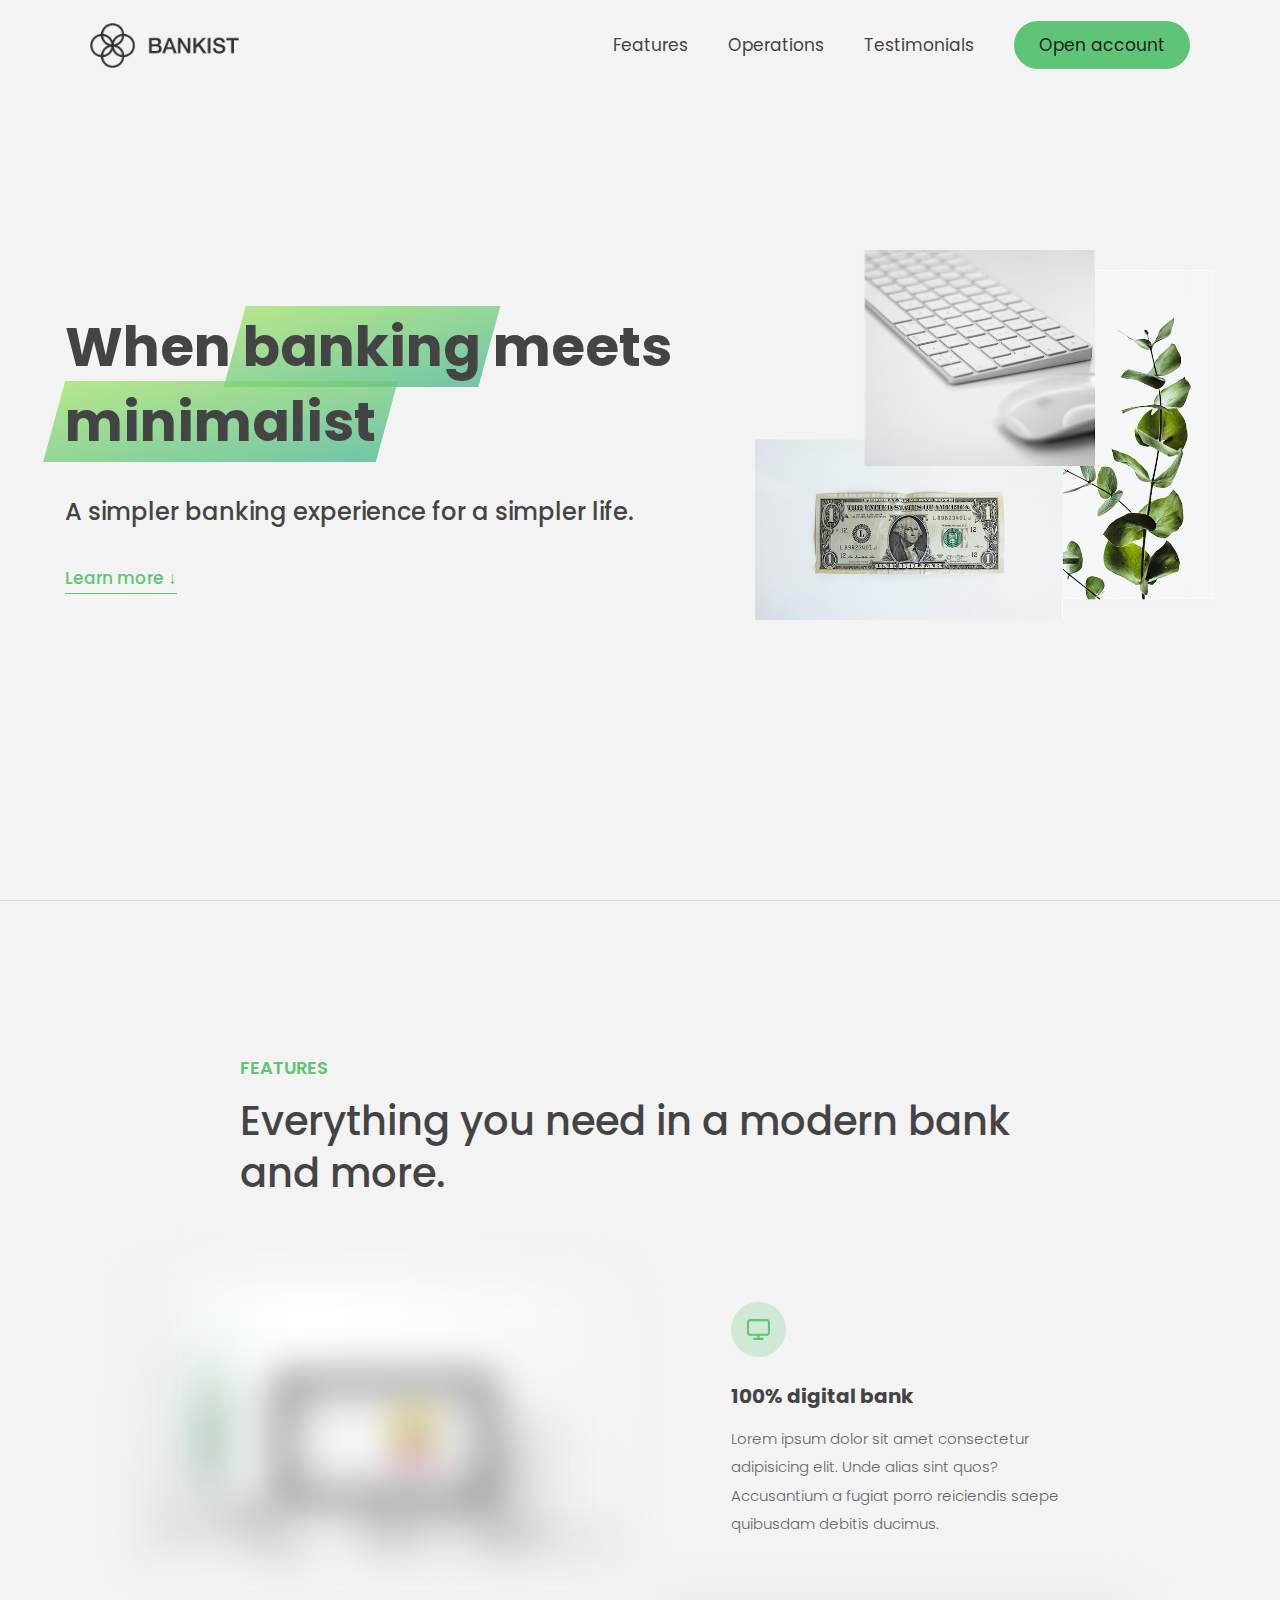
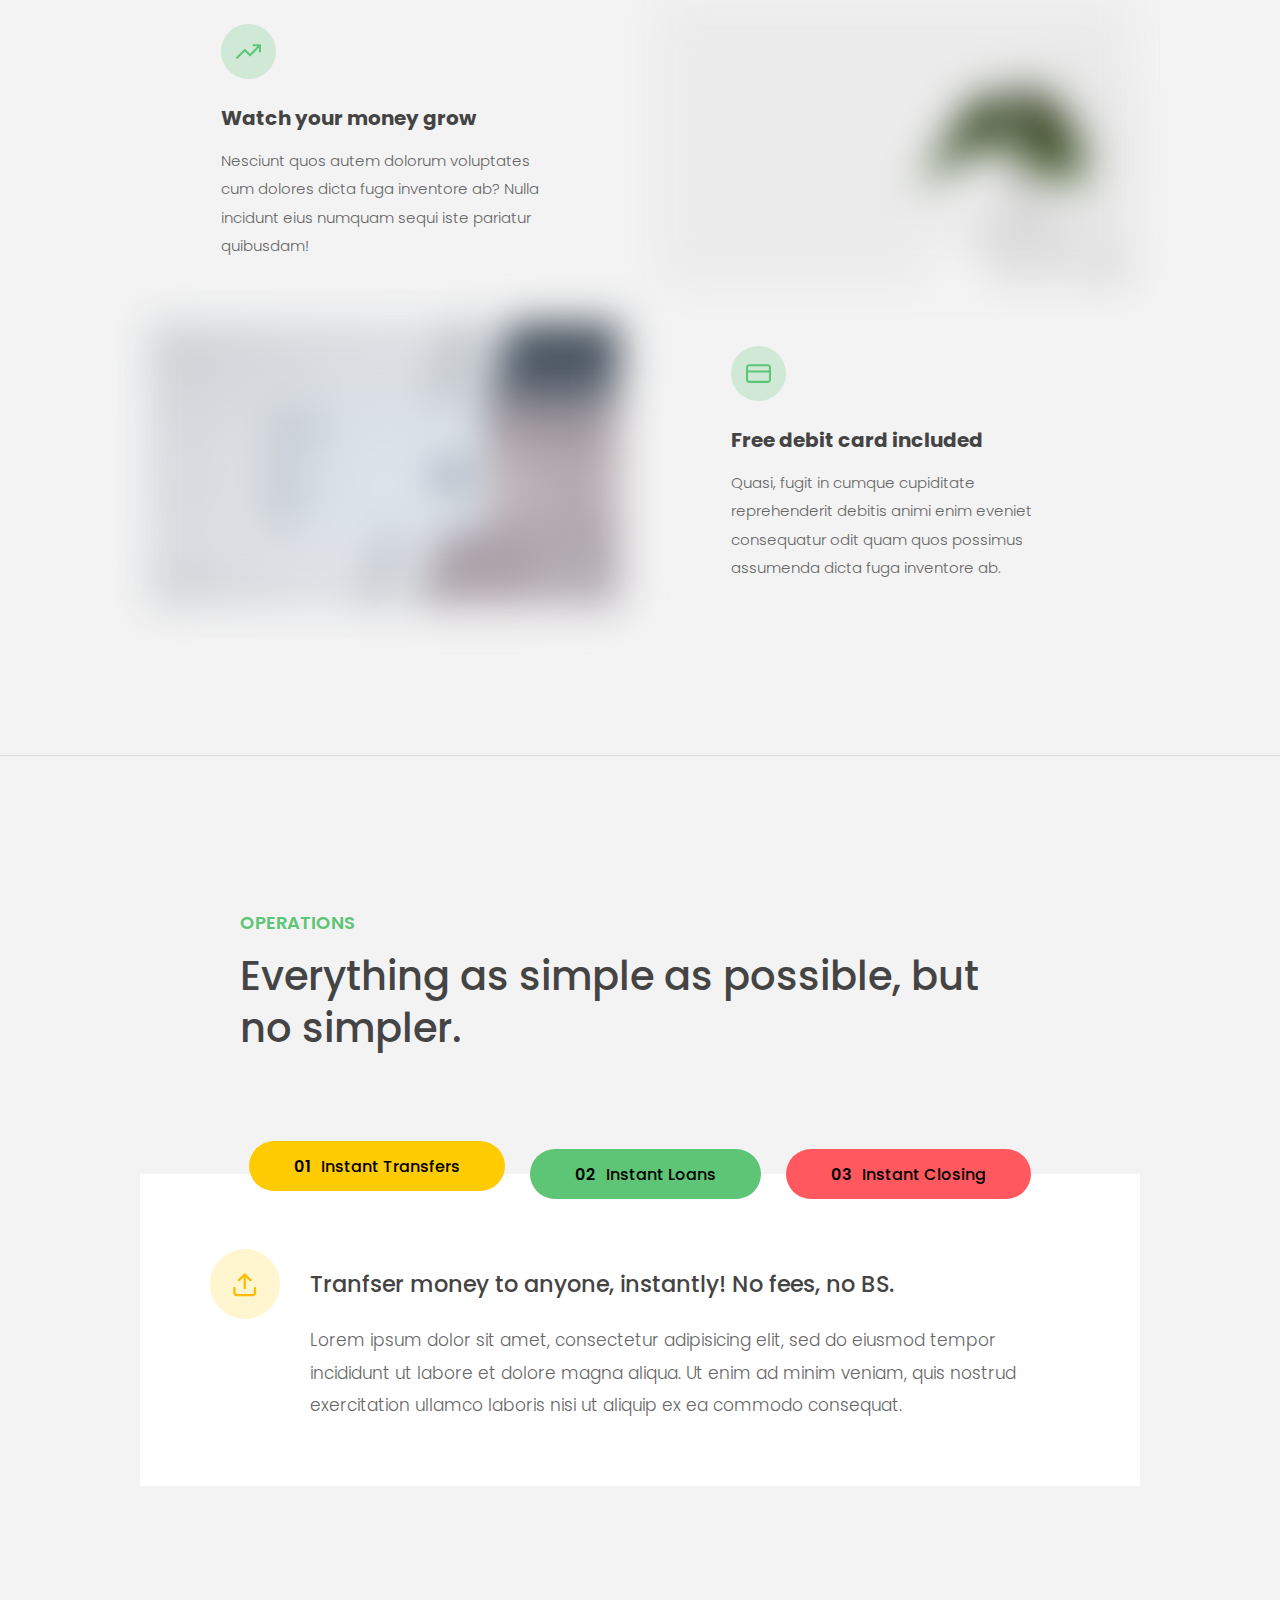
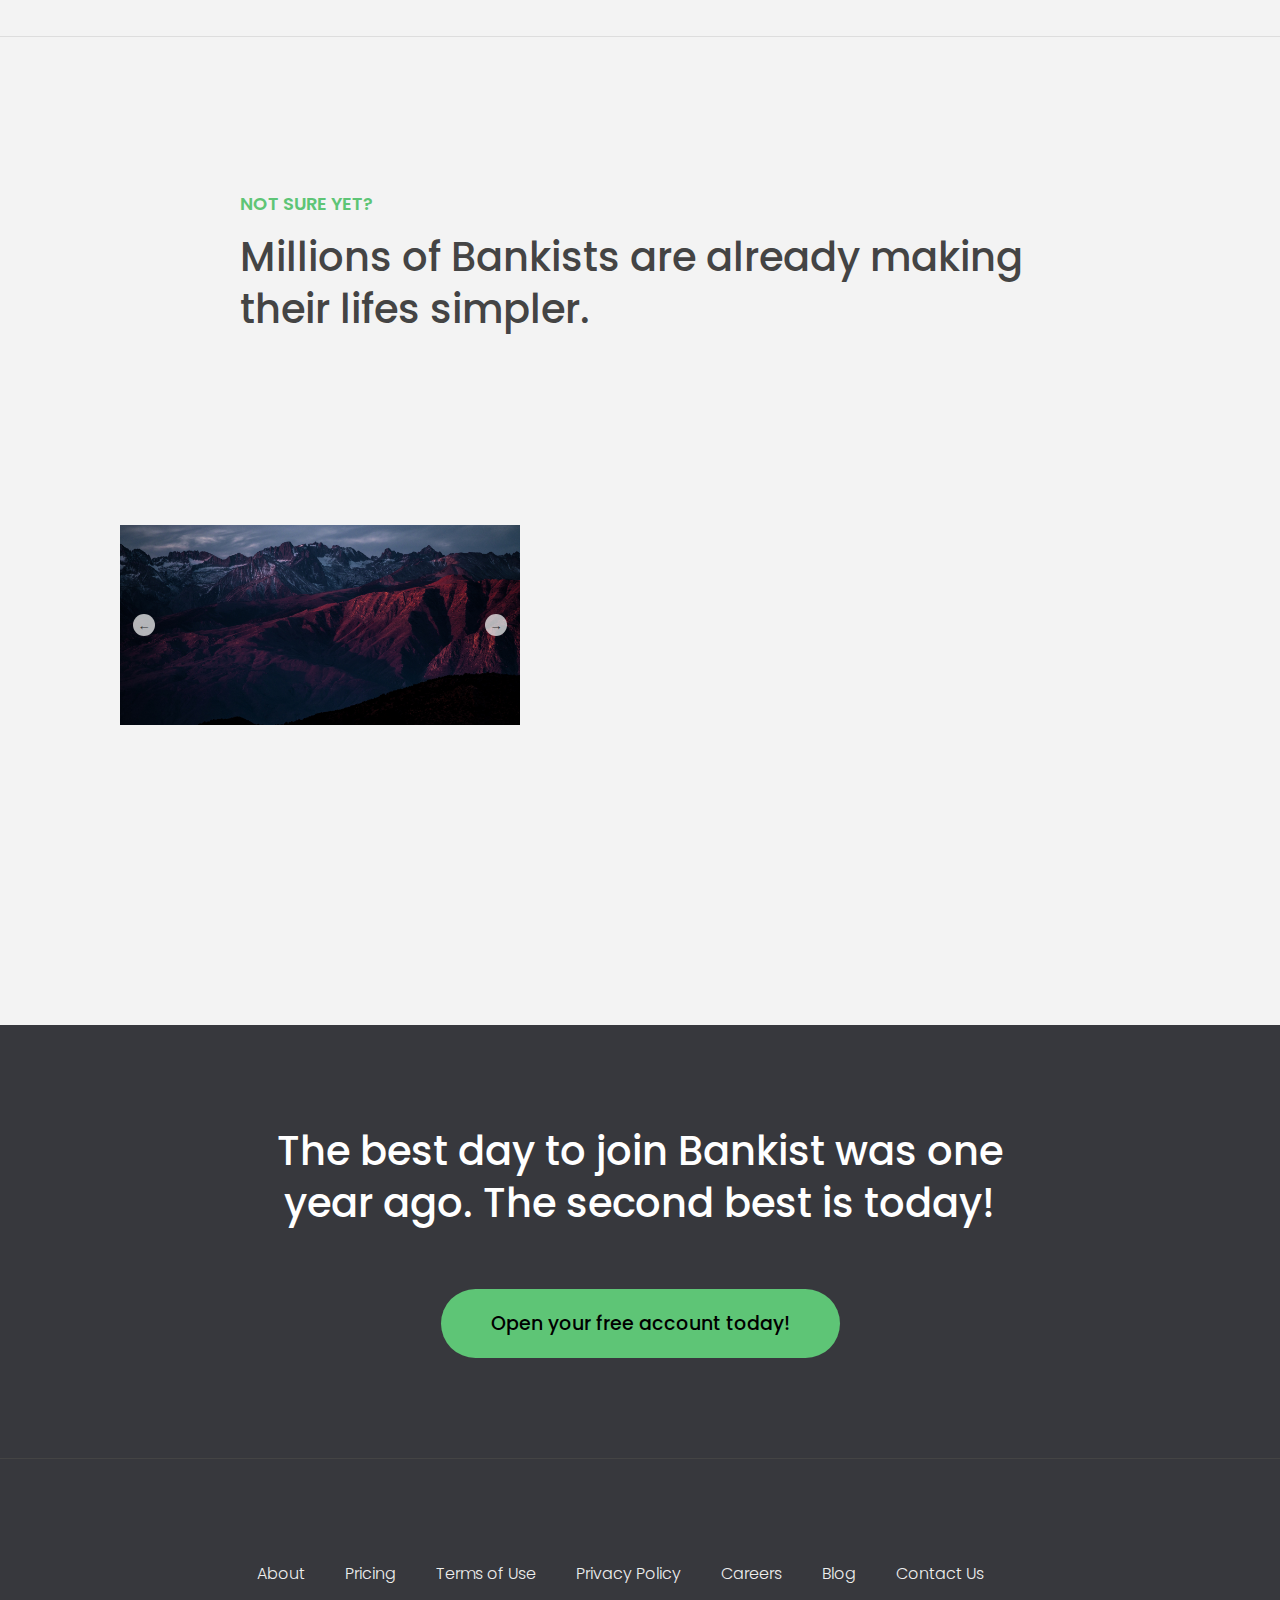
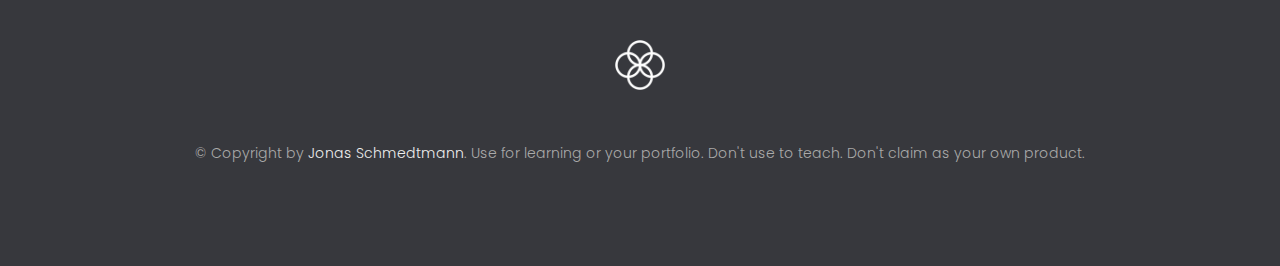
<file: bankingProject/index.html>
<!DOCTYPE html>
<html lang="en">
  <head>
    <meta charset="UTF-8" />
    <meta name="viewport" content="width=device-width, initial-scale=1.0" />
    <meta http-equiv="X-UA-Compatible" content="ie=edge" />
    <link rel="shortcut icon" type="image/png" href="img/icon.png" />

    <link
      href="https://fonts.googleapis.com/css?family=Poppins:300,400,500,600&display=swap"
      rel="stylesheet"
    />
    <link rel="stylesheet" href="style.css" />
    <title>Bankist | When Banking meets Minimalist</title>
  </head>
  <body>
    <header class="header">
      <nav class="nav">
        <img
          src="img/logo.png"
          alt="Bankist logo"
          class="nav__logo"
          id="logo"
          designer="Jonas"
          data-version-number="3.0"
        />
        <ul class="nav__links">
          <li class="nav__item">
            <a class="nav__link" href="#section--1">Features</a>
          </li>
          <li class="nav__item">
            <a class="nav__link" href="#section--2">Operations</a>
          </li>
          <li class="nav__item">
            <a class="nav__link" href="#section--3">Testimonials</a>
          </li>
          <li class="nav__item">
            <a class="nav__link nav__link--btn btn--show-modal" href="#"
              >Open account</a
            >
          </li>
        </ul>
      </nav>

      <div class="header__title">
        <!-- <h1 onclick="alert('HTML alert')"> -->
        <h1>
          When
          <!-- Green highlight effect -->
          <span class="highlight">banking</span>
          meets<br />
          <span class="highlight">minimalist</span>
        </h1>
        <h4>A simpler banking experience for a simpler life.</h4>
        <button class="btn--text btn--scroll-to">Learn more &DownArrow;</button>
        <img
          src="img/hero.png"
          class="header__img"
          alt="Minimalist bank items"
        />
      </div>
    </header>

    <section class="section" id="section--1 ">
      <div class="section__title">
        <h2 class="section__description">Features</h2>
        <h3 class="section__header">
          Everything you need in a modern bank and more.
        </h3>
      </div>

      <div class="features">
        <img
          src="img/digital-lazy.jpg"
          data-src="img/digital.jpg"
          alt="Computer"
          class="features__img lazy-img"
        />
        <div class="features__feature">
          <div class="features__icon">
            <svg>
              <use xlink:href="img/icons.svg#icon-monitor"></use>
            </svg>
          </div>
          <h5 class="features__header">100% digital bank</h5>
          <p>
            Lorem ipsum dolor sit amet consectetur adipisicing elit. Unde alias
            sint quos? Accusantium a fugiat porro reiciendis saepe quibusdam
            debitis ducimus.
          </p>
        </div>

        <div class="features__feature">
          <div class="features__icon">
            <svg>
              <use xlink:href="img/icons.svg#icon-trending-up"></use>
            </svg>
          </div>
          <h5 class="features__header">Watch your money grow</h5>
          <p>
            Nesciunt quos autem dolorum voluptates cum dolores dicta fuga
            inventore ab? Nulla incidunt eius numquam sequi iste pariatur
            quibusdam!
          </p>
        </div>
        <img
          src="img/grow-lazy.jpg"
          data-src="img/grow.jpg"
          alt="Plant"
          class="features__img lazy-img"
        />

        <img
          src="img/card-lazy.jpg"
          data-src="img/card.jpg"
          alt="Credit card"
          class="features__img lazy-img"
        />
        <div class="features__feature">
          <div class="features__icon">
            <svg>
              <use xlink:href="img/icons.svg#icon-credit-card"></use>
            </svg>
          </div>
          <h5 class="features__header">Free debit card included</h5>
          <p>
            Quasi, fugit in cumque cupiditate reprehenderit debitis animi enim
            eveniet consequatur odit quam quos possimus assumenda dicta fuga
            inventore ab.
          </p>
        </div>
      </div>
    </section>

    <section class="section" id="section--2">
      <div class="section__title">
        <h2 class="section__description">Operations</h2>
        <h3 class="section__header">
          Everything as simple as possible, but no simpler.
        </h3>
      </div>

      <div class="operations">
        <div class="operations__tab-container">
          <button
            class="btn operations__tab operations__tab--1 operations__tab--active"
            data-tab="1"
          >
            <span>01</span>Instant Transfers
          </button>
          <button class="btn operations__tab operations__tab--2" data-tab="2">
            <span>02</span>Instant Loans
          </button>
          <button class="btn operations__tab operations__tab--3" data-tab="3">
            <span>03</span>Instant Closing
          </button>
        </div>
        <div
          class="operations__content operations__content--1 operations__content--active"
        >
          <div class="operations__icon operations__icon--1">
            <svg>
              <use xlink:href="img/icons.svg#icon-upload"></use>
            </svg>
          </div>
          <h5 class="operations__header">
            Tranfser money to anyone, instantly! No fees, no BS.
          </h5>
          <p>
            Lorem ipsum dolor sit amet, consectetur adipisicing elit, sed do
            eiusmod tempor incididunt ut labore et dolore magna aliqua. Ut enim
            ad minim veniam, quis nostrud exercitation ullamco laboris nisi ut
            aliquip ex ea commodo consequat.
          </p>
        </div>

        <div class="operations__content operations__content--2">
          <div class="operations__icon operations__icon--2">
            <svg>
              <use xlink:href="img/icons.svg#icon-home"></use>
            </svg>
          </div>
          <h5 class="operations__header">
            Buy a home or make your dreams come true, with instant loans.
          </h5>
          <p>
            Duis aute irure dolor in reprehenderit in voluptate velit esse
            cillum dolore eu fugiat nulla pariatur. Excepteur sint occaecat
            cupidatat non proident, sunt in culpa qui officia deserunt mollit
            anim id est laborum.
          </p>
        </div>
        <div class="operations__content operations__content--3">
          <div class="operations__icon operations__icon--3">
            <svg>
              <use xlink:href="img/icons.svg#icon-user-x"></use>
            </svg>
          </div>
          <h5 class="operations__header">
            No longer need your account? No problem! Close it instantly.
          </h5>
          <p>
            Excepteur sint occaecat cupidatat non proident, sunt in culpa qui
            officia deserunt mollit anim id est laborum. Ut enim ad minim
            veniam, quis nostrud exercitation ullamco laboris nisi ut aliquip ex
            ea commodo consequat.
          </p>
        </div>
      </div>
    </section>

    <section class="section" id="section--3">
      <div class="section__title section__title--testimonials">
        <h2 class="section__description">Not sure yet?</h2>
        <h3 class="section__header">
          Millions of Bankists are already making their lifes simpler.
        </h3>
      </div>

      <div class="slider">
        <!--
        <div class="slide slide--1">
          <div class="testimonial">
            <h5 class="testimonial__header">Best financial decision ever!</h5>
            <blockquote class="testimonial__text">
              Lorem ipsum dolor sit, amet consectetur adipisicing elit.
              Accusantium quas quisquam non? Quas voluptate nulla minima
              deleniti optio ullam nesciunt, numquam corporis et asperiores
              laboriosam sunt, praesentium suscipit blanditiis. Necessitatibus
              id alias reiciendis, perferendis facere pariatur dolore veniam
              autem esse non voluptatem saepe provident nihil molestiae.
            </blockquote>
            <address class="testimonial__author">
              <img src="img/user-1.jpg" alt="" class="testimonial__photo" />
              <h6 class="testimonial__name">Aarav Lynn</h6>
              <p class="testimonial__location">San Francisco, USA</p>
            </address>
          </div>
        </div>

        <div class="slide slide--2">
          <div class="testimonial">
            <h5 class="testimonial__header">
              The last step to becoming a complete minimalist
            </h5>
            <blockquote class="testimonial__text">
              Quisquam itaque deserunt ullam, quia ea repellendus provident,
              ducimus neque ipsam modi voluptatibus doloremque, corrupti
              laborum. Incidunt numquam perferendis veritatis neque repellendus.
              Lorem, ipsum dolor sit amet consectetur adipisicing elit. Illo
              deserunt exercitationem deleniti.
            </blockquote>
            <address class="testimonial__author">
              <img src="img/user-2.jpg" alt="" class="testimonial__photo" />
              <h6 class="testimonial__name">Miyah Miles</h6>
              <p class="testimonial__location">London, UK</p>
            </address>
          </div>
        </div>

        <div class="slide slide--3">
          <div class="testimonial">
            <h5 class="testimonial__header">
              Finally free from old-school banks
            </h5>
            <blockquote class="testimonial__text">
              Debitis, nihil sit minus suscipit magni aperiam vel tenetur
              incidunt commodi architecto numquam omnis nulla autem,
              necessitatibus blanditiis modi similique quidem. Odio aliquam
              culpa dicta beatae quod maiores ipsa minus consequatur error sunt,
              deleniti saepe aliquid quos inventore sequi. Necessitatibus id
              alias reiciendis, perferendis facere.
            </blockquote>
            <address class="testimonial__author">
              <img src="img/user-3.jpg" alt="" class="testimonial__photo" />
              <h6 class="testimonial__name">Francisco Gomes</h6>
              <p class="testimonial__location">Lisbon, Portugal</p>
            </address>
          </div>
        </div>
      -->

        <div class="slide"><img src="img/img-1.jpg" alt="Photo 1" /></div>
        <div class="slide"><img src="img/img-2.jpg" alt="Photo 2" /></div>
        <div class="slide"><img src="img/img-3.jpg" alt="Photo 3" /></div>
        <div class="slide"><img src="img/img-4.jpg" alt="Photo 4" /></div>
        <button class="slider__btn slider__btn--left">&larr;</button>
        <button class="slider__btn slider__btn--right">&rarr;</button>
        <div class="dots"></div>
      </div>
    </section>

    <section class="section section--sign-up">
      <div class="section__title">
        <h3 class="section__header">
          The best day to join Bankist was one year ago. The second best is
          today!
        </h3>
      </div>
      <button class="btn btn--show-modal">Open your free account today!</button>
    </section>

    <footer class="footer">
      <ul class="footer__nav">
        <li class="footer__item">
          <a class="footer__link" href="#">About</a>
        </li>
        <li class="footer__item">
          <a class="footer__link" href="#">Pricing</a>
        </li>
        <li class="footer__item">
          <a class="footer__link" href="#">Terms of Use</a>
        </li>
        <li class="footer__item">
          <a class="footer__link" href="#">Privacy Policy</a>
        </li>
        <li class="footer__item">
          <a class="footer__link" href="#">Careers</a>
        </li>
        <li class="footer__item">
          <a class="footer__link" href="#">Blog</a>
        </li>
        <li class="footer__item">
          <a class="footer__link" href="#">Contact Us</a>
        </li>
      </ul>
      <img src="img/icon.png" alt="Logo" class="footer__logo" />
      <p class="footer__copyright">
        &copy; Copyright by
        <a
          class="footer__link twitter-link"
          target="_blank"
          href="https://twitter.com/jonasschmedtman"
          >Jonas Schmedtmann</a
        >. Use for learning or your portfolio. Don't use to teach. Don't claim
        as your own product.
      </p>
    </footer>

    <div class="modal hidden">
      <button class="btn--close-modal">&times;</button>
      <h2 class="modal__header">
        Open your bank account <br />
        in just <span class="highlight">5 minutes</span>
      </h2>
      <form class="modal__form">
        <label>First Name</label>
        <input type="text" />
        <label>Last Name</label>
        <input type="text" />
        <label>Email Address</label>
        <input type="email" />
        <button class="btn">Next step &rarr;</button>
      </form>
    </div>
    <div class="overlay hidden"></div>

    <script src="script.js"></script>
  </body>
</html>
</file>
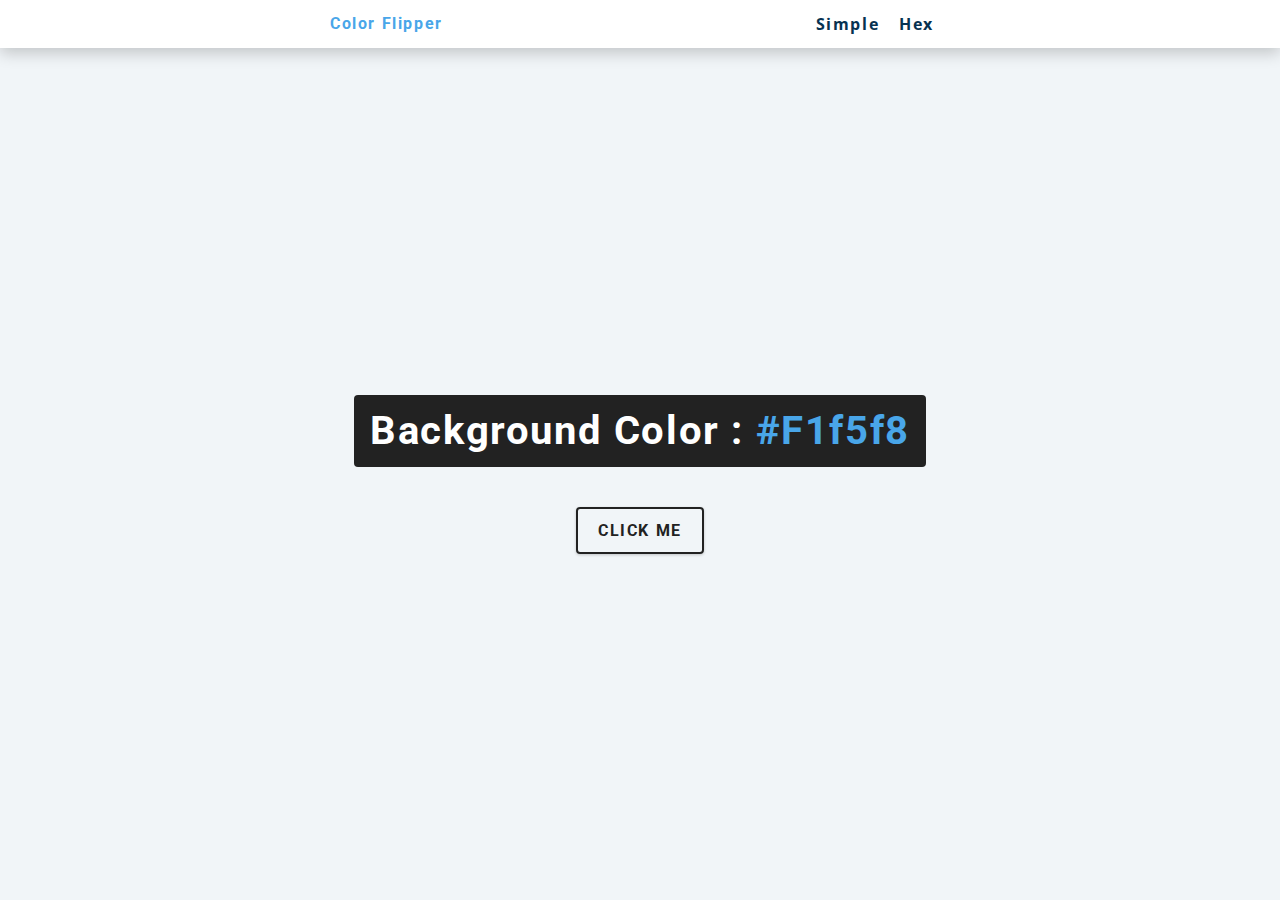
<file: colorFlipper/index.html>
<!DOCTYPE html>
<html lang="en">
  <head>
    <meta charset="UTF-8" />
    <meta name="viewport" content="width=device-width, initial-scale=1.0" />
    <title>Color Flipper || Simple</title>

    <!-- styles -->
    <link rel="stylesheet" href="style.css" />
  </head>
  <body>
    <nav>
      <div class="nav-center">
        <h4>color flipper</h4>
        <ul class="nav-links">
          <li>
            <a href="index.html">simple</a>
            <a href="hex.html">hex</a>
          </li>
        </ul>
      </div>
    </nav>
    <main>
      <div class="container">
        <h2>background color : <span class="color">#f1f5f8</span></h2>
        <button class="btn btn-hero" id="btn">click me</button>
      </div>
    </main>
    <!-- javascript -->
    <script src="app.js"></script>
  </body>
</html>
</file>
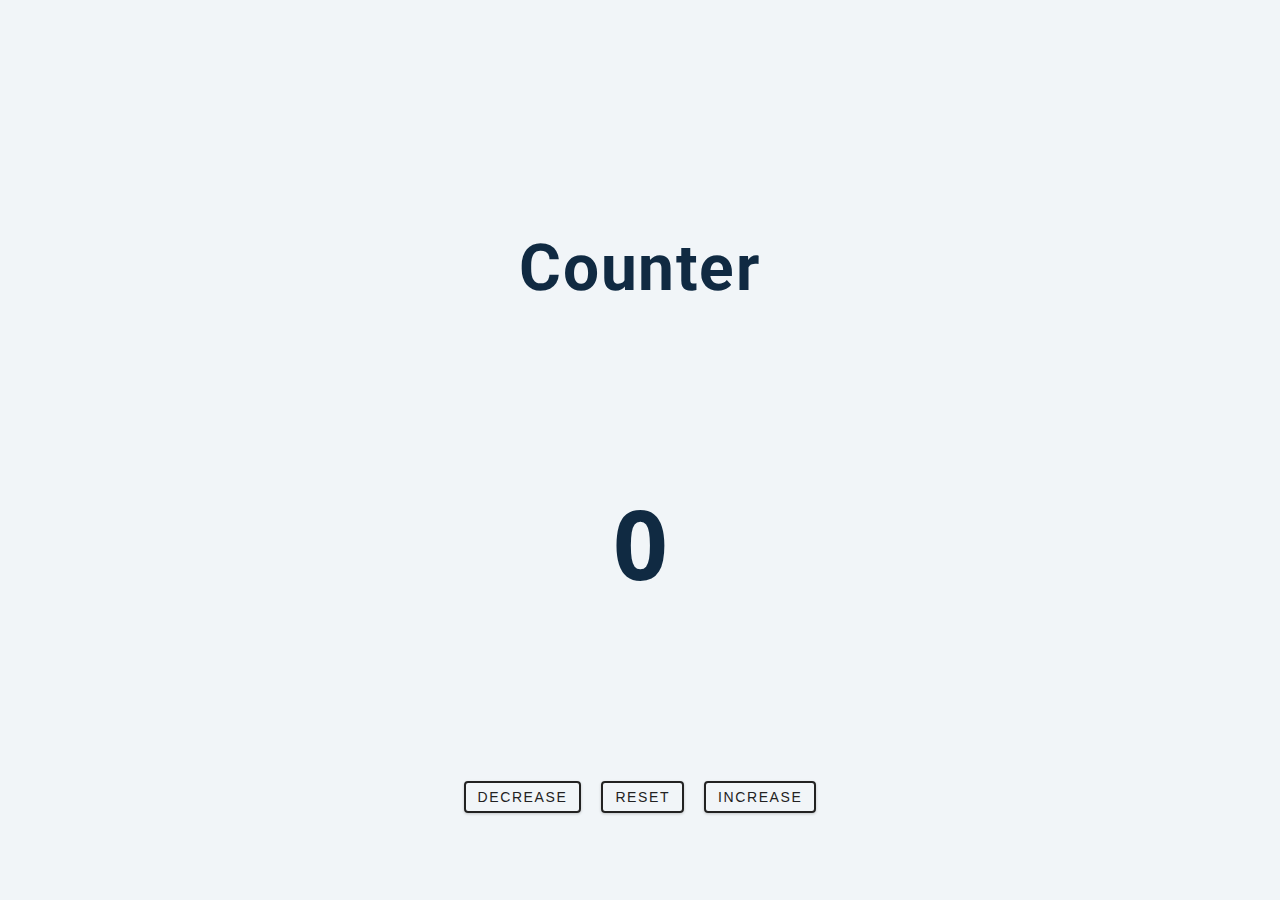
<file: counter/index.html>
<!DOCTYPE html>
<html lang="en">
  <head>
    <meta charset="UTF-8" />
    <meta name="viewport" content="width=device-width, initial-scale=1.0" />
    <title>Counter</title>

    <!-- styles -->
    <link rel="stylesheet" href="style.css" />
  </head>
  <body>
    <main>
      <div class="container"></div>
      <h1>counter</h1>
      <span id="value">0</span>
      <div class="button-container">
        <button class="btn decrease">decrease</button>
        <button class="btn reset">reset</button>
        <button class="btn increase">increase</button>
      </div>
    </main>

    <!-- javascript -->
    <script src="app.js"></script>
  </body>
</html>
</file>
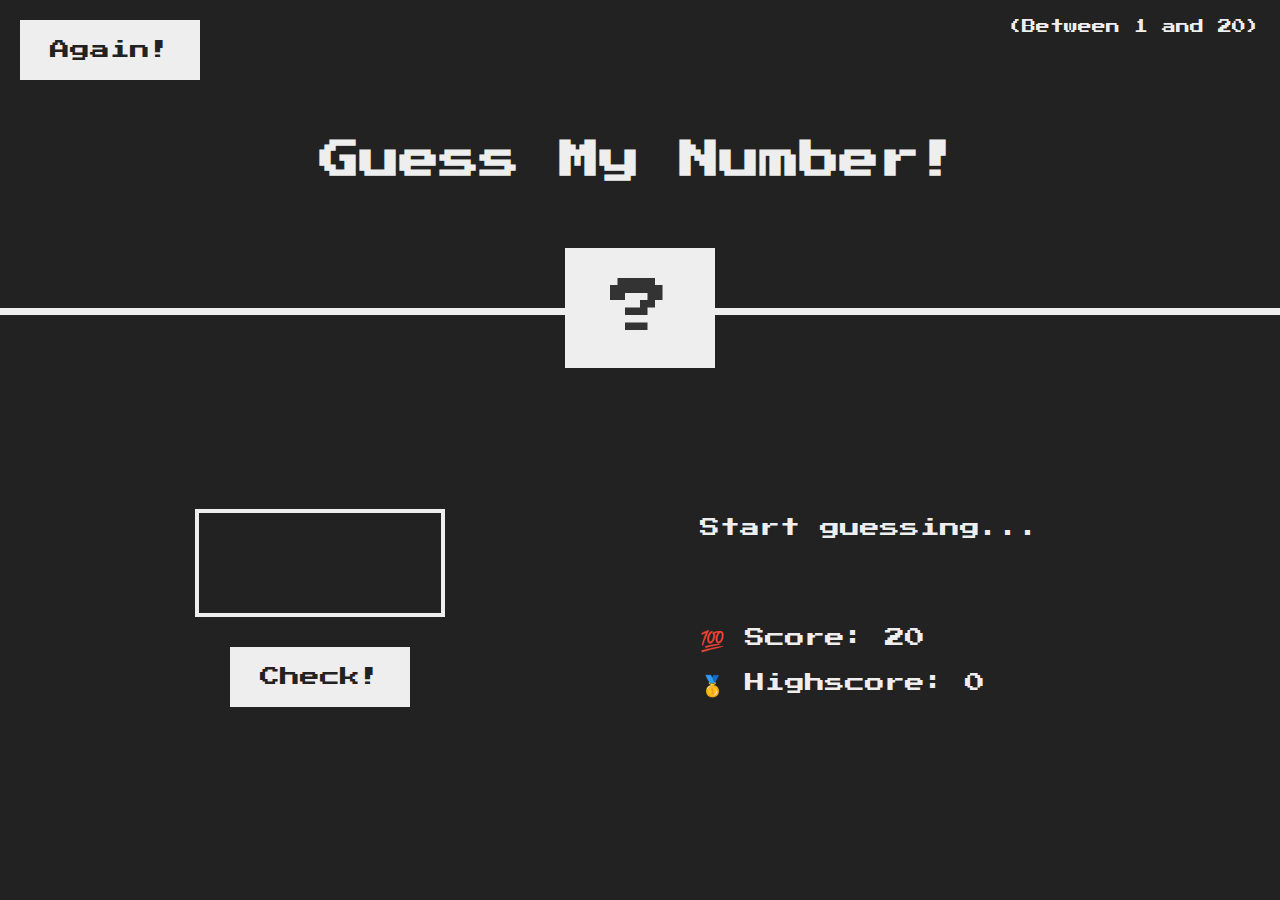
<file: GuessMyNumber/index.html>
<!DOCTYPE html>
<html lang="en">
  <head>
    <meta charset="UTF-8" />
    <meta name="viewport" content="width=device-width, initial-scale=1.0" />
    <meta http-equiv="X-UA-Compatible" content="ie=edge" />
    <link rel="stylesheet" href="style.css" />
    <title>Guess My Number!</title>
  </head>
  <body>
    <header>
      <h1>Guess My Number!</h1>
      <p class="between">(Between 1 and 20)</p>
      <button class="btn again">Again!</button>
      <div class="number">?</div>
    </header>
    <main>
      <section class="left">
        <input type="number" class="guess" />
        <button class="btn check">Check!</button>
      </section>
      <section class="right">
        <p class="message">Start guessing...</p>
        <p class="label-score">💯 Score: <span class="score">20</span></p>
        <p class="label-highscore">
          🥇 Highscore: <span class="highscore">0</span>
        </p>
      </section>
    </main>
    <script src="script.js"></script>
  </body>
</html>
</file>
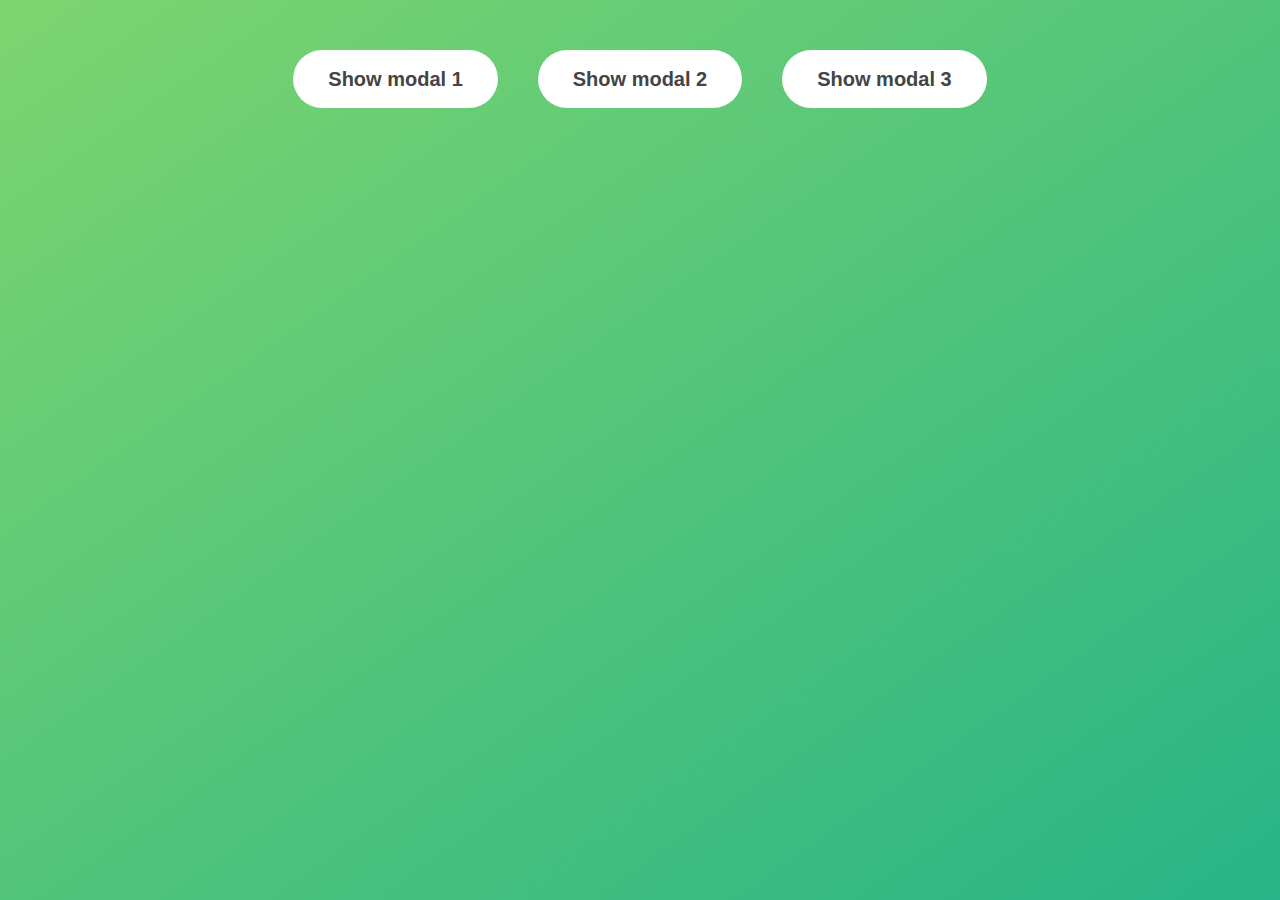
<file: ModalWindow/index.html>
<!DOCTYPE html>
<html lang="en">
  <head>
    <meta charset="UTF-8" />
    <meta name="viewport" content="width=device-width, initial-scale=1.0" />
    <meta http-equiv="X-UA-Compatible" content="ie=edge" />
    <link rel="stylesheet" href="style.css" />
    <title>Modal window</title>
  </head>
  <body>
    <button class="show-modal">Show modal 1</button>
    <button class="show-modal">Show modal 2</button>
    <button class="show-modal">Show modal 3</button>

    <div class="modal hidden">
      <button class="close-modal">&times;</button>
      <h1>I'm a modal window 😍</h1>
      <p>
        Lorem ipsum dolor sit amet, consectetur adipisicing elit, sed do eiusmod
        tempor incididunt ut labore et dolore magna aliqua. Ut enim ad minim
        veniam, quis nostrud exercitation ullamco laboris nisi ut aliquip ex ea
        commodo consequat. Duis aute irure dolor in reprehenderit in voluptate
        velit esse cillum dolore eu fugiat nulla pariatur. Excepteur sint
        occaecat cupidatat non proident, sunt in culpa qui officia deserunt
        mollit anim id est laborum.
      </p>
    </div>
    <div class="overlay hidden"></div>

    <script src="script.js"></script>
  </body>
</html>
</file>
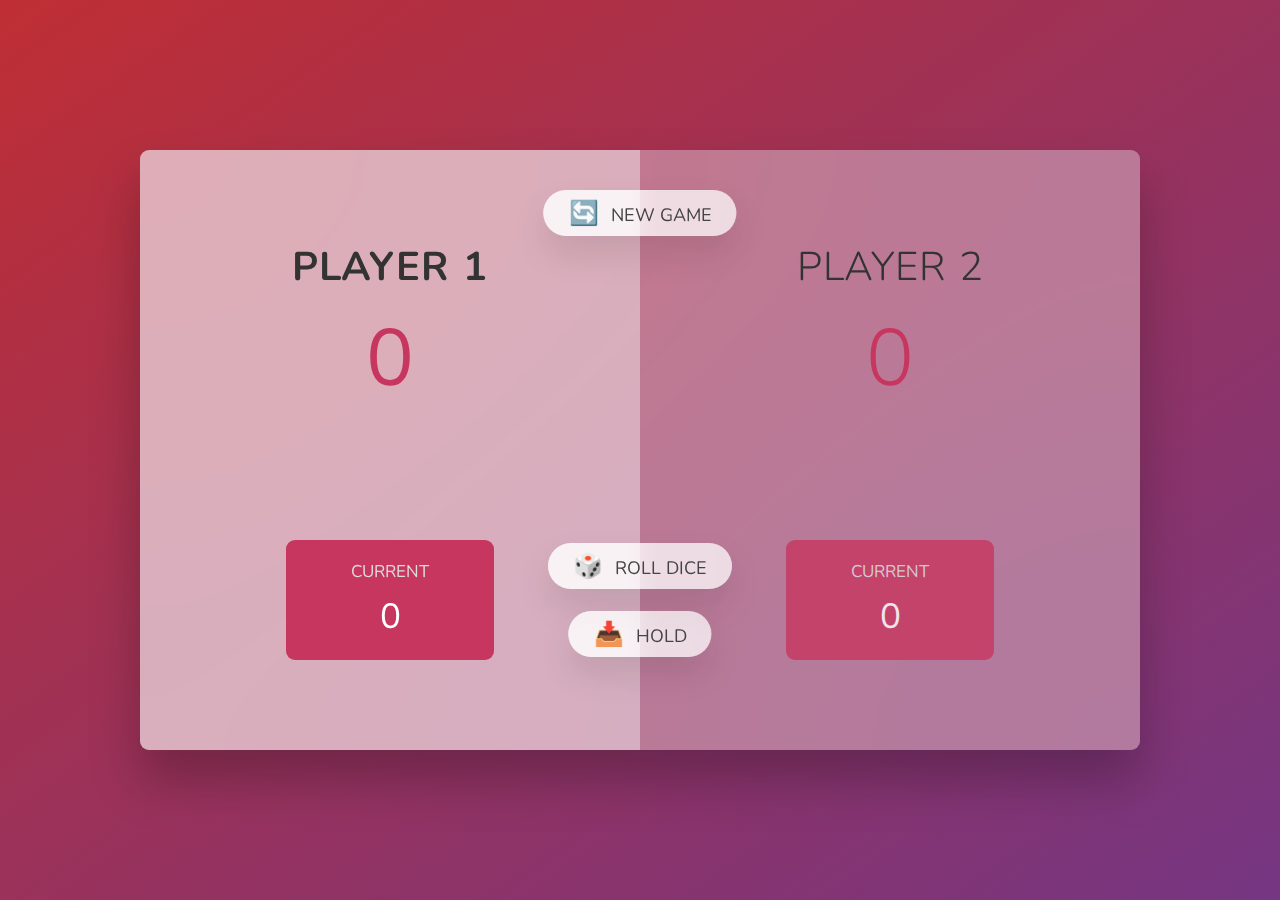
<file: ProjectPigGame/index.html>
<!DOCTYPE html>
<html lang="en">
  <head>
    <meta charset="UTF-8" />
    <meta name="viewport" content="width=device-width, initial-scale=1.0" />
    <meta http-equiv="X-UA-Compatible" content="ie=edge" />
    <link rel="stylesheet" href="style.css" />
    <title>Pig Game</title>
  </head>
  <body>
    <main>
      <section class="player player--0 player--active">
        <h2 class="name" id="name--0">Player 1</h2>
        <p class="score" id="score--0">43</p>
        <div class="current">
          <p class="current-label">Current</p>
          <p class="current-score" id="current--0">0</p>
        </div>
      </section>
      <section class="player player--1">
        <h2 class="name" id="name--1">Player 2</h2>
        <p class="score" id="score--1">24</p>
        <div class="current">
          <p class="current-label">Current</p>
          <p class="current-score" id="current--1">0</p>
        </div>
      </section>

      <img src="dice-5.png" alt="Playing dice" class="dice hidden" />
      <button class="btn btn--new">🔄 New game</button>
      <button class="btn btn--roll">🎲 Roll dice</button>
      <button class="btn btn--hold">📥 Hold</button>
    </main>
    <script src="scriptT.js"></script>
  </body>
</html>
</file>
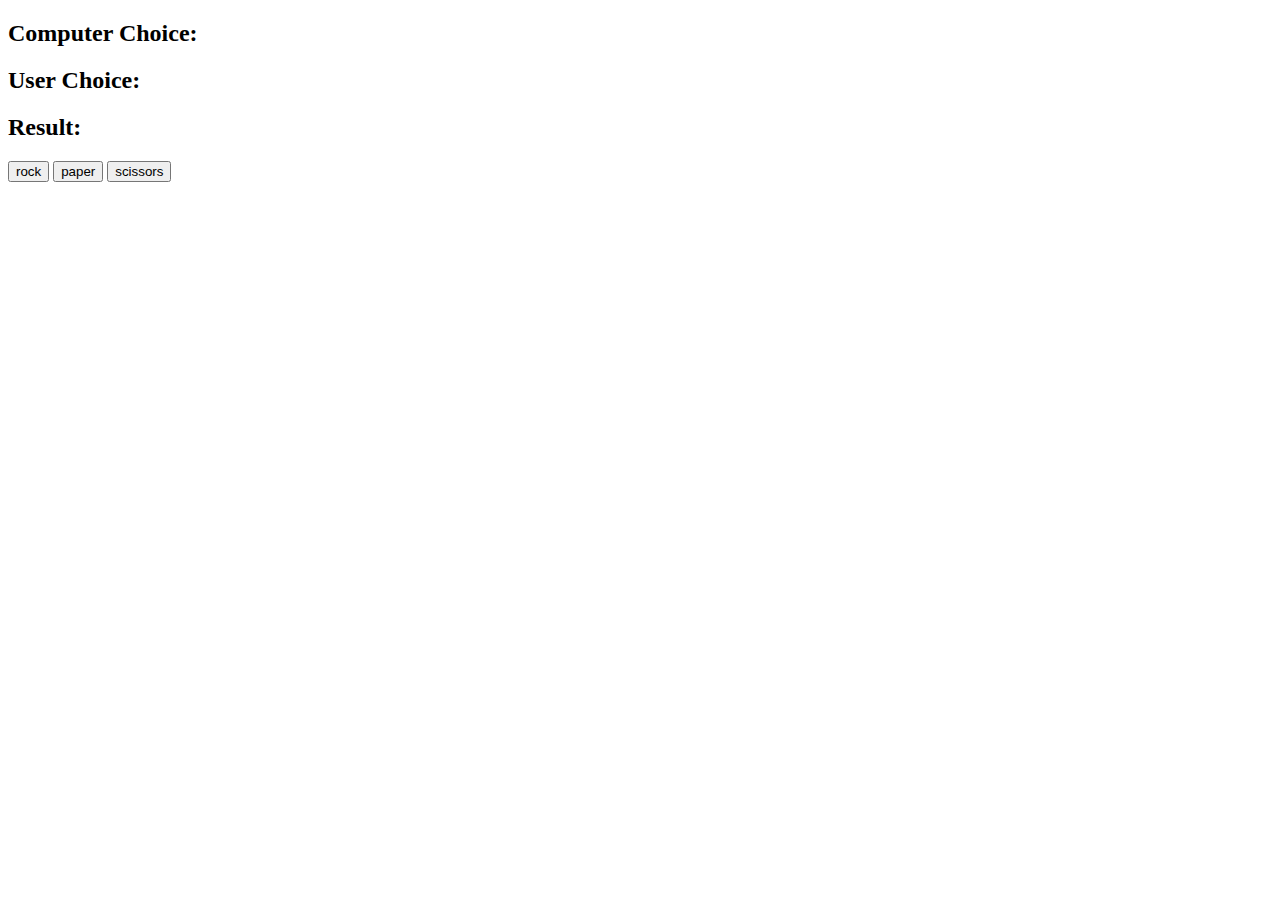
<file: RockPaperScissors/index.html>
<!DOCTYPE html>
<html lang="en">
  <head>
    <meta charset="UTF-8" />
    <meta http-equiv="X-UA-Compatible" content="IE=edge" />
    <meta name="viewport" content="width=device-width, initial-scale=1.0" />
    <title>Rock paper Scissors Tutorial</title>
  </head>
  <body>
    <h2>Computer Choice: <span id="computer-choice"></span></h2>
    <h2>User Choice: <span id="user-choice"></span></h2>
    <h2>Result: <span id="result"></span></h2>

    <button id="rock">rock</button>
    <button id="paper">paper</button>
    <button id="scissors">scissors</button>

    <script src="app.js" charset="utf-8"></script>
  </body>
</html>
</file>
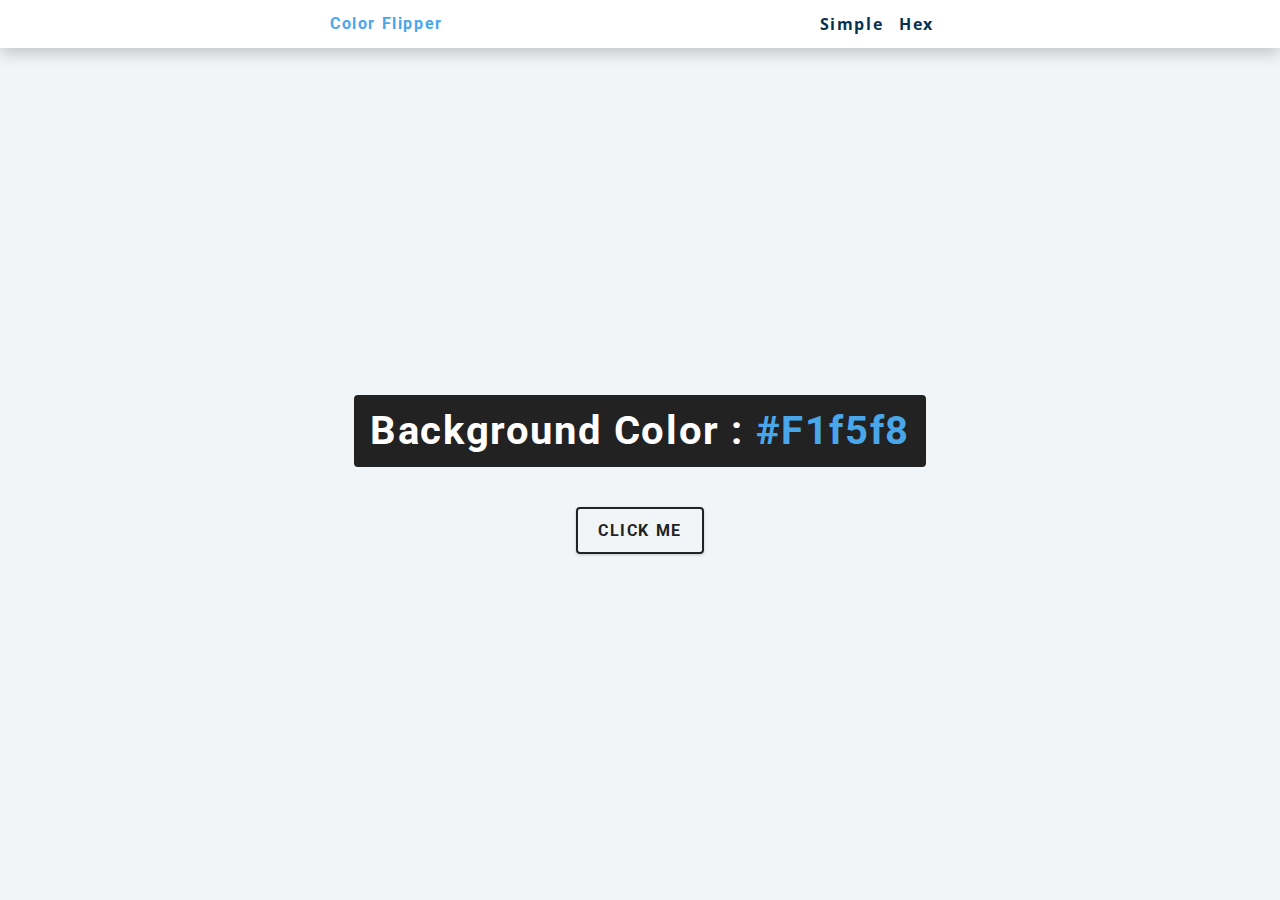
<file: colorFlipper/hex.html>
<!DOCTYPE html>
<html lang="en">
  <head>
    <meta charset="UTF-8" />
    <meta name="viewport" content="width=device-width, initial-scale=1.0" />
    <title>Color Flipper || Simple</title>

    <!-- styles -->
    <link rel="stylesheet" href="style.css" />
  </head>

  <body>
    <nav>
      <div class="nav-center">
        <h4>color flipper</h4>
        <ul class="nav-links">
          <li><a href="index.html">simple</a></li>
          <li><a href="hex.html">hex</a></li>
        </ul>
      </div>
    </nav>
    <main>
      <div class="container">
        <h2>background color : <span class="color">#f1f5f8</span></h2>
        <button class="btn btn-hero" id="btn">click me</button>
      </div>
    </main>
    <!-- javascript -->
    <script src="hex.js"></script>
  </body>
</html>
</file>
<file: bankingProject/style.css>
/* The page is NOT responsive. You can implement responsiveness yourself if you wanna have some fun 😃 */

:root {
  --color-primary: #5ec576;
  --color-secondary: #ffcb03;
  --color-tertiary: #ff585f;
  --color-primary-darker: #4bbb7d;
  --color-secondary-darker: #ffbb00;
  --color-tertiary-darker: #fd424b;
  --color-primary-opacity: #5ec5763a;
  --color-secondary-opacity: #ffcd0331;
  --color-tertiary-opacity: #ff58602d;
  --gradient-primary: linear-gradient(to top left, #39b385, #9be15d);
  --gradient-secondary: linear-gradient(to top left, #ffb003, #ffcb03);
}

* {
  margin: 0;
  padding: 0;
  box-sizing: inherit;
}

html {
  font-size: 62.5%;
  box-sizing: border-box;
}

body {
  font-family: "Poppins", sans-serif;
  font-weight: 300;
  color: #444;
  line-height: 1.9;
  background-color: #f3f3f3;
}

/* GENERAL ELEMENTS */
.section {
  padding: 15rem 3rem;
  border-top: 1px solid #ddd;

  transition: transform 1s, opacity 1s;
}

.section--hidden {
  opacity: 0;
  transform: translateY(8rem);
}

.section__title {
  max-width: 80rem;
  margin: 0 auto 8rem auto;
}

.section__description {
  font-size: 1.8rem;
  font-weight: 600;
  text-transform: uppercase;
  color: var(--color-primary);
  margin-bottom: 1rem;
}

.section__header {
  font-size: 4rem;
  line-height: 1.3;
  font-weight: 500;
}

.btn {
  display: inline-block;
  background-color: var(--color-primary);
  font-size: 1.6rem;
  font-family: inherit;
  font-weight: 500;
  border: none;
  padding: 1.25rem 4.5rem;
  border-radius: 10rem;
  cursor: pointer;
  transition: all 0.3s;
}

.btn:hover {
  background-color: var(--color-primary-darker);
}

.btn--text {
  display: inline-block;
  background: none;
  font-size: 1.7rem;
  font-family: inherit;
  font-weight: 500;
  color: var(--color-primary);
  border: none;
  border-bottom: 1px solid currentColor;
  padding-bottom: 2px;
  cursor: pointer;
  transition: all 0.3s;
}

p {
  color: #666;
}

/* This is BAD for accessibility! Don't do in the real world! */
button:focus {
  outline: none;
}

img {
  transition: filter 0.5s;
}

.lazy-img {
  filter: blur(20px);
}

/* NAVIGATION */
.nav {
  display: flex;
  justify-content: space-between;
  align-items: center;
  height: 9rem;
  width: 100%;
  padding: 0 6rem;
  z-index: 100;
}

/* nav and stickly class at the same time */
.nav.sticky {
  position: fixed;
  background-color: rgba(255, 255, 255, 0.95);
}

.nav__logo {
  height: 4.5rem;
  transition: all 0.3s;
}

.nav__links {
  display: flex;
  align-items: center;
  list-style: none;
}

.nav__item {
  margin-left: 4rem;
}

.nav__link:link,
.nav__link:visited {
  font-size: 1.7rem;
  font-weight: 400;
  color: inherit;
  text-decoration: none;
  display: block;
  transition: all 0.3s;
}

.nav__link--btn:link,
.nav__link--btn:visited {
  padding: 0.8rem 2.5rem;
  border-radius: 3rem;
  background-color: var(--color-primary);
  color: #222;
}

.nav__link--btn:hover,
.nav__link--btn:active {
  color: inherit;
  background-color: var(--color-primary-darker);
  color: #333;
}

/* HEADER */
.header {
  padding: 0 3rem;
  height: 100vh;
  display: flex;
  flex-direction: column;
  align-items: center;
}

.header__title {
  flex: 1;

  max-width: 115rem;
  display: grid;
  grid-template-columns: 3fr 2fr;
  row-gap: 3rem;
  align-content: center;
  justify-content: center;

  align-items: start;
  justify-items: start;
}

h1 {
  font-size: 5.5rem;
  line-height: 1.35;
}

h4 {
  font-size: 2.4rem;
  font-weight: 500;
}

.header__img {
  width: 100%;
  grid-column: 2 / 3;
  grid-row: 1 / span 4;
  transform: translateY(-6rem);
}

.highlight {
  position: relative;
}

.highlight::after {
  display: block;
  content: "";
  position: absolute;
  bottom: 0;
  left: 0;
  height: 100%;
  width: 100%;
  z-index: -1;
  opacity: 0.7;
  transform: scale(1.07, 1.05) skewX(-15deg);
  background-image: var(--gradient-primary);
}

/* FEATURES */
.features {
  display: grid;
  grid-template-columns: 1fr 1fr;
  gap: 4rem;
  margin: 0 12rem;
}

.features__img {
  width: 100%;
}

.features__feature {
  align-self: center;
  justify-self: center;
  width: 70%;
  font-size: 1.5rem;
}

.features__icon {
  display: flex;
  align-items: center;
  justify-content: center;
  background-color: var(--color-primary-opacity);
  height: 5.5rem;
  width: 5.5rem;
  border-radius: 50%;
  margin-bottom: 2rem;
}

.features__icon svg {
  height: 2.5rem;
  width: 2.5rem;
  fill: var(--color-primary);
}

.features__header {
  font-size: 2rem;
  margin-bottom: 1rem;
}

/* OPERATIONS */
.operations {
  max-width: 100rem;
  margin: 12rem auto 0 auto;

  background-color: #fff;
}

.operations__tab-container {
  display: flex;
  justify-content: center;
}

.operations__tab {
  margin-right: 2.5rem;
  transform: translateY(-50%);
}

.operations__tab span {
  margin-right: 1rem;
  font-weight: 600;
  display: inline-block;
}

.operations__tab--1 {
  background-color: var(--color-secondary);
}

.operations__tab--1:hover {
  background-color: var(--color-secondary-darker);
}

.operations__tab--3 {
  background-color: var(--color-tertiary);
  margin: 0;
}

.operations__tab--3:hover {
  background-color: var(--color-tertiary-darker);
}

.operations__tab--active {
  transform: translateY(-66%);
}

.operations__content {
  display: none;

  /* JUST PRESENTATIONAL */
  font-size: 1.7rem;
  padding: 2.5rem 7rem 6.5rem 7rem;
}

.operations__content--active {
  display: grid;
  grid-template-columns: 7rem 1fr;
  column-gap: 3rem;
  row-gap: 0.5rem;
}

.operations__header {
  font-size: 2.25rem;
  font-weight: 500;
  align-self: center;
}

.operations__icon {
  display: flex;
  align-items: center;
  justify-content: center;
  height: 7rem;
  width: 7rem;
  border-radius: 50%;
}

.operations__icon svg {
  height: 2.75rem;
  width: 2.75rem;
}

.operations__content p {
  grid-column: 2;
}

.operations__icon--1 {
  background-color: var(--color-secondary-opacity);
}
.operations__icon--2 {
  background-color: var(--color-primary-opacity);
}
.operations__icon--3 {
  background-color: var(--color-tertiary-opacity);
}
.operations__icon--1 svg {
  fill: var(--color-secondary-darker);
}
.operations__icon--2 svg {
  fill: var(--color-primary);
}
.operations__icon--3 svg {
  fill: var(--color-tertiary);
}

/* SLIDER */
.slider {
  max-width: 100rem;
  height: 50rem;
  margin: 0 auto;
  position: relative;

  /* IN THE END */
  overflow: hidden;
}

.slide {
  position: absolute;
  top: 0;
  width: 100%;
  height: 50rem;

  display: flex;
  align-items: center;
  justify-content: center;

  /* THIS creates the animation! */
  transition: transform 1s;
}

.slide > img {
  /* Only for images that have different size than slide */
  width: 100%;
  height: 100%;
  object-fit: cover;
}

.slider__btn {
  position: absolute;
  top: 50%;
  z-index: 10;

  border: none;
  background: rgba(255, 255, 255, 0.7);
  font-family: inherit;
  color: #333;
  border-radius: 50%;
  height: 5.5rem;
  width: 5.5rem;
  font-size: 3.25rem;
  cursor: pointer;
}

.slider__btn--left {
  left: 6%;
  transform: translate(-50%, -50%);
}

.slider__btn--right {
  right: 6%;
  transform: translate(50%, -50%);
}

.dots {
  position: absolute;
  bottom: 5%;
  left: 50%;
  transform: translateX(-50%);
  display: flex;
}

.dots__dot {
  border: none;
  background-color: #b9b9b9;
  opacity: 0.7;
  height: 1rem;
  width: 1rem;
  border-radius: 50%;
  margin-right: 1.75rem;
  cursor: pointer;
  transition: all 0.5s;

  /* Only necessary when overlying images */
  /* box-shadow: 0 0.6rem 1.5rem rgba(0, 0, 0, 0.7); */
}

.dots__dot:last-child {
  margin: 0;
}

.dots__dot--active {
  /* background-color: #fff; */
  background-color: #888;
  opacity: 1;
}

/* TESTIMONIALS */
.testimonial {
  width: 65%;
  position: relative;
}

.testimonial::before {
  content: "\201C";
  position: absolute;
  top: -5.7rem;
  left: -6.8rem;
  line-height: 1;
  font-size: 20rem;
  font-family: inherit;
  color: var(--color-primary);
  z-index: -1;
}

.testimonial__header {
  font-size: 2.25rem;
  font-weight: 500;
  margin-bottom: 1.5rem;
}

.testimonial__text {
  font-size: 1.7rem;
  margin-bottom: 3.5rem;
  color: #666;
}

.testimonial__author {
  margin-left: 3rem;
  font-style: normal;

  display: grid;
  grid-template-columns: 6.5rem 1fr;
  column-gap: 2rem;
}

.testimonial__photo {
  grid-row: 1 / span 2;
  width: 6.5rem;
  border-radius: 50%;
}

.testimonial__name {
  font-size: 1.7rem;
  font-weight: 500;
  align-self: end;
  margin: 0;
}

.testimonial__location {
  font-size: 1.5rem;
}

.section__title--testimonials {
  margin-bottom: 4rem;
}

/* SIGNUP */
.section--sign-up {
  background-color: #37383d;
  border-top: none;
  border-bottom: 1px solid #444;
  text-align: center;
  padding: 10rem 3rem;
}

.section--sign-up .section__header {
  color: #fff;
  text-align: center;
}

.section--sign-up .section__title {
  margin-bottom: 6rem;
}

.section--sign-up .btn {
  font-size: 1.9rem;
  padding: 2rem 5rem;
}

/* FOOTER */
.footer {
  padding: 10rem 3rem;
  background-color: #37383d;
}

.footer__nav {
  list-style: none;
  display: flex;
  justify-content: center;
  margin-bottom: 5rem;
}

.footer__item {
  margin-right: 4rem;
}

.footer__link {
  font-size: 1.6rem;
  color: #eee;
  text-decoration: none;
}

.footer__logo {
  height: 5rem;
  display: block;
  margin: 0 auto;
  margin-bottom: 5rem;
}

.footer__copyright {
  font-size: 1.4rem;
  color: #aaa;
  text-align: center;
}

.footer__copyright .footer__link {
  font-size: 1.4rem;
}

/* MODAL WINDOW */
.modal {
  position: fixed;
  top: 50%;
  left: 50%;
  transform: translate(-50%, -50%);
  max-width: 60rem;
  background-color: #f3f3f3;
  padding: 5rem 6rem;
  box-shadow: 0 4rem 6rem rgba(0, 0, 0, 0.3);
  z-index: 1000;
  transition: all 0.5s;
}

.overlay {
  position: fixed;
  top: 0;
  left: 0;
  width: 100%;
  height: 100%;
  background-color: rgba(0, 0, 0, 0.5);
  backdrop-filter: blur(4px);
  z-index: 100;
  transition: all 0.5s;
}

.modal__header {
  font-size: 3.25rem;
  margin-bottom: 4.5rem;
  line-height: 1.5;
}

.modal__form {
  margin: 0 3rem;
  display: grid;
  grid-template-columns: 1fr 2fr;
  align-items: center;
  gap: 2.5rem;
}

.modal__form label {
  font-size: 1.7rem;
  font-weight: 500;
}

.modal__form input {
  font-size: 1.7rem;
  padding: 1rem 1.5rem;
  border: 1px solid #ddd;
  border-radius: 0.5rem;
}

.modal__form button {
  grid-column: 1 / span 2;
  justify-self: center;
  margin-top: 1rem;
}

.btn--close-modal {
  font-family: inherit;
  color: inherit;
  position: absolute;
  top: 0.5rem;
  right: 2rem;
  font-size: 4rem;
  cursor: pointer;
  border: none;
  background: none;
}

.hidden {
  visibility: hidden;
  opacity: 0;
}

/* COOKIE MESSAGE */
.cookie-message {
  display: flex;
  align-items: center;
  justify-content: space-evenly;
  width: 100%;
  background-color: white;
  color: #bbb;
  font-size: 1.5rem;
  font-weight: 400;
}
</file>
<file: colorFlipper/style.css>
/*
=============== 
Fonts
===============
*/
@import url("https://fonts.googleapis.com/css?family=Open+Sans|Roboto:400,700&display=swap");

/*
=============== 
Variables
===============
*/

:root {
  /* dark shades of primary color*/
  --clr-primary-1: hsl(205, 86%, 17%);
  --clr-primary-2: hsl(205, 77%, 27%);
  --clr-primary-3: hsl(205, 72%, 37%);
  --clr-primary-4: hsl(205, 63%, 48%);
  /* primary/main color */
  --clr-primary-5: hsl(205, 78%, 60%);
  /* lighter shades of primary color */
  --clr-primary-6: hsl(205, 89%, 70%);
  --clr-primary-7: hsl(205, 90%, 76%);
  --clr-primary-8: hsl(205, 86%, 81%);
  --clr-primary-9: hsl(205, 90%, 88%);
  --clr-primary-10: hsl(205, 100%, 96%);
  /* darkest grey - used for headings */
  --clr-grey-1: hsl(209, 61%, 16%);
  --clr-grey-2: hsl(211, 39%, 23%);
  --clr-grey-3: hsl(209, 34%, 30%);
  --clr-grey-4: hsl(209, 28%, 39%);
  /* grey used for paragraphs */
  --clr-grey-5: hsl(210, 22%, 49%);
  --clr-grey-6: hsl(209, 23%, 60%);
  --clr-grey-7: hsl(211, 27%, 70%);
  --clr-grey-8: hsl(210, 31%, 80%);
  --clr-grey-9: hsl(212, 33%, 89%);
  --clr-grey-10: hsl(210, 36%, 96%);
  --clr-white: #fff;
  --clr-red-dark: hsl(360, 67%, 44%);
  --clr-red-light: hsl(360, 71%, 66%);
  --clr-green-dark: hsl(125, 67%, 44%);
  --clr-green-light: hsl(125, 71%, 66%);
  --clr-black: #222;
  --ff-primary: "Roboto", sans-serif;
  --ff-secondary: "Open Sans", sans-serif;
  --transition: all 0.3s linear;
  --spacing: 0.1rem;
  --radius: 0.25rem;
  --light-shadow: 0 5px 15px rgba(0, 0, 0, 0.1);
  --dark-shadow: 0 5px 15px rgba(0, 0, 0, 0.2);
  --max-width: 1170px;
  --fixed-width: 620px;
}
/*
=============== 
Global Styles
===============
*/

*,
::after,
::before {
  margin: 0;
  padding: 0;
  box-sizing: border-box;
}
body {
  font-family: var(--ff-secondary);
  background: var(--clr-grey-10);
  color: var(--clr-grey-1);
  line-height: 1.5;
  font-size: 0.875rem;
}
ul {
  list-style-type: none;
}
a {
  text-decoration: none;
}
h1,
h2,
h3,
h4 {
  letter-spacing: var(--spacing);
  text-transform: capitalize;
  line-height: 1.25;
  margin-bottom: 0.75rem;
  font-family: var(--ff-primary);
}
h1 {
  font-size: 3rem;
}
h2 {
  font-size: 2rem;
}
h3 {
  font-size: 1.25rem;
}
h4 {
  font-size: 0.875rem;
}
p {
  margin-bottom: 1.25rem;
  color: var(--clr-grey-5);
}
@media screen and (min-width: 800px) {
  h1 {
    font-size: 4rem;
  }
  h2 {
    font-size: 2.5rem;
  }
  h3 {
    font-size: 1.75rem;
  }
  h4 {
    font-size: 1rem;
  }
  body {
    font-size: 1rem;
  }
  h1,
  h2,
  h3,
  h4 {
    line-height: 1;
  }
}
/*  global classes */

/* section */
.section {
  padding: 5rem 0;
}

.section-center {
  width: 90vw;
  margin: 0 auto;
  max-width: 1170px;
}
@media screen and (min-width: 992px) {
  .section-center {
    width: 95vw;
  }
}
main {
  min-height: 100vh;
  display: grid;
  place-items: center;
}

/*
=============== 
Nav
===============
*/
nav {
  background: var(--clr-white);
  height: 3rem;
  display: grid;
  align-items: center;
  box-shadow: var(--dark-shadow);
}
.nav-center {
  width: 90vw;
  max-width: var(--fixed-width);
  margin: 0 auto;
  display: flex;
  align-items: center;
  justify-content: space-between;
}
.nav-center h4 {
  margin-bottom: 0;
  color: var(--clr-primary-5);
}
.nav-links {
  display: flex;
}
nav a {
  text-transform: capitalize;
  font-weight: 700;
  font-size: 1rem;
  color: var(--clr-primary-1);
  letter-spacing: var(--spacing);
  margin-right: 1rem;
}
nav a:hover {
  color: var(--clr-primary-5);
}
/*
=============== 
Container
===============
*/
main {
  min-height: calc(100vh - 3rem);
  display: grid;
  place-items: center;
}
.container {
  text-align: center;
}
.container h2 {
  background: var(--clr-black);
  color: var(--clr-white);
  padding: 1rem;
  border-radius: var(--radius);
  margin-bottom: 2.5rem;
}
.color {
  color: var(--clr-primary-5);
}
.btn-hero {
  font-family: var(--ff-primary);
  text-transform: uppercase;
  background: transparent;
  color: var(--clr-black);
  letter-spacing: var(--spacing);
  display: inline-block;
  font-weight: 700;
  transition: var(--transition);
  border: 2px solid var(--clr-black);
  cursor: pointer;
  box-shadow: 0 1px 3px rgba(0, 0, 0, 0.2);
  border-radius: var(--radius);
  font-size: 1rem;
  padding: 0.75rem 1.25rem;
}
.btn-hero:hover {
  color: var(--clr-white);
  background: var(--clr-black);
}
</file>
<file: counter/style.css>
/*
=============== 
Fonts
===============
*/
@import url("https://fonts.googleapis.com/css?family=Open+Sans|Roboto:400,700&display=swap");

/*
=============== 
Variables
===============
*/

:root {
  /* dark shades of primary color*/
  --clr-primary-1: hsl(205, 86%, 17%);
  --clr-primary-2: hsl(205, 77%, 27%);
  --clr-primary-3: hsl(205, 72%, 37%);
  --clr-primary-4: hsl(205, 63%, 48%);
  /* primary/main color */
  --clr-primary-5: hsl(205, 78%, 60%);
  /* lighter shades of primary color */
  --clr-primary-6: hsl(205, 89%, 70%);
  --clr-primary-7: hsl(205, 90%, 76%);
  --clr-primary-8: hsl(205, 86%, 81%);
  --clr-primary-9: hsl(205, 90%, 88%);
  --clr-primary-10: hsl(205, 100%, 96%);
  /* darkest grey - used for headings */
  --clr-grey-1: hsl(209, 61%, 16%);
  --clr-grey-2: hsl(211, 39%, 23%);
  --clr-grey-3: hsl(209, 34%, 30%);
  --clr-grey-4: hsl(209, 28%, 39%);
  /* grey used for paragraphs */
  --clr-grey-5: hsl(210, 22%, 49%);
  --clr-grey-6: hsl(209, 23%, 60%);
  --clr-grey-7: hsl(211, 27%, 70%);
  --clr-grey-8: hsl(210, 31%, 80%);
  --clr-grey-9: hsl(212, 33%, 89%);
  --clr-grey-10: hsl(210, 36%, 96%);
  --clr-white: #fff;
  --clr-red-dark: hsl(360, 67%, 44%);
  --clr-red-light: hsl(360, 71%, 66%);
  --clr-green-dark: hsl(125, 67%, 44%);
  --clr-green-light: hsl(125, 71%, 66%);
  --clr-black: #222;
  --ff-primary: "Roboto", sans-serif;
  --ff-secondary: "Open Sans", sans-serif;
  --transition: all 0.3s linear;
  --spacing: 0.1rem;
  --radius: 0.25rem;
  --light-shadow: 0 5px 15px rgba(0, 0, 0, 0.1);
  --dark-shadow: 0 5px 15px rgba(0, 0, 0, 0.2);
  --max-width: 1170px;
  --fixed-width: 620px;
}
/*
=============== 
Global Styles
===============
*/

*,
::after,
::before {
  margin: 0;
  padding: 0;
  box-sizing: border-box;
}
body {
  font-family: var(--ff-secondary);
  background: var(--clr-grey-10);
  color: var(--clr-grey-1);
  line-height: 1.5;
  font-size: 0.875rem;
}
ul {
  list-style-type: none;
}
a {
  text-decoration: none;
}
h1,
h2,
h3,
h4 {
  letter-spacing: var(--spacing);
  text-transform: capitalize;
  line-height: 1.25;
  margin-bottom: 0.75rem;
  font-family: var(--ff-primary);
}
h1 {
  font-size: 3rem;
}
h2 {
  font-size: 2rem;
}
h3 {
  font-size: 1.25rem;
}
h4 {
  font-size: 0.875rem;
}
p {
  margin-bottom: 1.25rem;
  color: var(--clr-grey-5);
}
@media screen and (min-width: 800px) {
  h1 {
    font-size: 4rem;
  }
  h2 {
    font-size: 2.5rem;
  }
  h3 {
    font-size: 1.75rem;
  }
  h4 {
    font-size: 1rem;
  }
  body {
    font-size: 1rem;
  }
  h1,
  h2,
  h3,
  h4 {
    line-height: 1;
  }
}
/*  global classes */

/* section */
.section {
  padding: 5rem 0;
}

.section-center {
  width: 90vw;
  margin: 0 auto;
  max-width: 1170px;
}
@media screen and (min-width: 992px) {
  .section-center {
    width: 95vw;
  }
}
main {
  min-height: 100vh;
  display: grid;
  place-items: center;
}

/*
=============== 
Counter
===============
*/

main {
  min-height: 100vh;
  display: grid;
  place-items: center;
}
.container {
  text-align: center;
}
#value {
  font-size: 6rem;
  font-weight: bold;
}
.btn {
  text-transform: uppercase;
  background: transparent;
  color: var(--clr-black);
  padding: 0.375rem 0.75rem;
  letter-spacing: var(--spacing);
  display: inline-block;
  transition: var(--transition);
  font-size: 0.875rem;
  border: 2px solid var(--clr-black);
  cursor: pointer;
  box-shadow: 0 1px 3px rgba(0, 0, 0, 0.2);
  border-radius: var(--radius);
  margin: 0.5rem;
}
.btn:hover {
  color: var(--clr-white);
  background: var(--clr-black);
}
</file>
<file: GuessMyNumber/style.css>
@import url("https://fonts.googleapis.com/css?family=Press+Start+2P&display=swap");

* {
  margin: 0;
  padding: 0;
  box-sizing: inherit;
}

html {
  font-size: 62.5%;
  box-sizing: border-box;
}

body {
  font-family: "Press Start 2P", sans-serif;
  color: #eee;
  background-color: #222;
  /* background-color: #60b347; */
}

/* LAYOUT */
header {
  position: relative;
  height: 35vh;
  border-bottom: 7px solid #eee;
}

main {
  height: 65vh;
  color: #eee;
  display: flex;
  align-items: center;
  justify-content: space-around;
}

.left {
  width: 52rem;
  display: flex;
  flex-direction: column;
  align-items: center;
}

.right {
  width: 52rem;
  font-size: 2rem;
}

/* ELEMENTS STYLE */
h1 {
  font-size: 4rem;
  text-align: center;
  position: absolute;
  width: 100%;
  top: 52%;
  left: 50%;
  transform: translate(-50%, -50%);
}

.number {
  background: #eee;
  color: #333;
  font-size: 6rem;
  width: 15rem;
  padding: 3rem 0rem;
  text-align: center;
  position: absolute;
  bottom: 0;
  left: 50%;
  transform: translate(-50%, 50%);
}

.between {
  font-size: 1.4rem;
  position: absolute;
  top: 2rem;
  right: 2rem;
}

.again {
  position: absolute;
  top: 2rem;
  left: 2rem;
}

.guess {
  background: none;
  border: 4px solid #eee;
  font-family: inherit;
  color: inherit;
  font-size: 5rem;
  padding: 2.5rem;
  width: 25rem;
  text-align: center;
  display: block;
  margin-bottom: 3rem;
}

.btn {
  border: none;
  background-color: #eee;
  color: #222;
  font-size: 2rem;
  font-family: inherit;
  padding: 2rem 3rem;
  cursor: pointer;
}

.btn:hover {
  background-color: #ccc;
}

.message {
  margin-bottom: 8rem;
  height: 3rem;
}

.label-score {
  margin-bottom: 2rem;
}

.hidden {
    display: none;
}
</file>
<file: ModalWindow/style.css>
* {
    margin: 0;
    padding: 0;
    box-sizing: inherit;
  }
  
  html {
    font-size: 62.5%;
    box-sizing: border-box;
  }
  
  body {
    font-family: sans-serif;
    color: #333;
    line-height: 1.5;
    height: 100vh;
    position: relative;
    display: flex;
    align-items: flex-start;
    justify-content: center;
    background: linear-gradient(to top left, #28b487, #7dd56f);
  }
  
  .show-modal {
    font-size: 2rem;
    font-weight: 600;
    padding: 1.75rem 3.5rem;
    margin: 5rem 2rem;
    border: none;
    background-color: #fff;
    color: #444;
    border-radius: 10rem;
    cursor: pointer;
  }
  
  .close-modal {
    position: absolute;
    top: 1.2rem;
    right: 2rem;
    font-size: 5rem;
    color: #333;
    cursor: pointer;
    border: none;
    background: none;
  }
  
  h1 {
    font-size: 2.5rem;
    margin-bottom: 2rem;
  }
  
  p {
    font-size: 1.8rem;
  }
  
  /* -------------------------- */
  /* CLASSES TO MAKE MODAL WORK */
  .hidden {
    display: none;
  }
  
  .modal {
    position: absolute;
    top: 50%;
    left: 50%;
    transform: translate(-50%, -50%);
    width: 70%;
  
    background-color: white;
    padding: 6rem;
    border-radius: 5px;
    box-shadow: 0 3rem 5rem rgba(0, 0, 0, 0.3);
    z-index: 10;
  }
  
  .overlay {
    position: absolute;
    top: 0;
    left: 0;
    width: 100%;
    height: 100%;
    background-color: rgba(0, 0, 0, 0.6);
    backdrop-filter: blur(3px);
    z-index: 5;
  }
</file>
<file: ProjectPigGame/style.css>
@import url('https://fonts.googleapis.com/css2?family=Nunito&display=swap');

* {
  margin: 0;
  padding: 0;
  box-sizing: inherit;
}

html {
  font-size: 62.5%;
  box-sizing: border-box;
}

body {
  font-family: 'Nunito', sans-serif;
  font-weight: 400;
  height: 100vh;
  color: #333;
  background-image: linear-gradient(to top left, #753682 0%, #bf2e34 100%);
  display: flex;
  align-items: center;
  justify-content: center;
}

/* LAYOUT */
main {
  position: relative;
  width: 100rem;
  height: 60rem;
  background-color: rgba(255, 255, 255, 0.35);
  backdrop-filter: blur(200px);
  filter: blur();
  box-shadow: 0 3rem 5rem rgba(0, 0, 0, 0.25);
  border-radius: 9px;
  overflow: hidden;
  display: flex;
}

.player {
  flex: 50%;
  padding: 9rem;
  display: flex;
  flex-direction: column;
  align-items: center;
  transition: all 0.75s;
}

/* ELEMENTS */
.name {
  position: relative;
  font-size: 4rem;
  text-transform: uppercase;
  letter-spacing: 1px;
  word-spacing: 2px;
  font-weight: 300;
  margin-bottom: 1rem;
}

.score {
  font-size: 8rem;
  font-weight: 300;
  color: #c7365f;
  margin-bottom: auto;
}

.player--active {
  background-color: rgba(255, 255, 255, 0.4);
}
.player--active .name {
  font-weight: 700;
}
.player--active .score {
  font-weight: 400;
}

.player--active .current {
  opacity: 1;
}

.current {
  background-color: #c7365f;
  opacity: 0.8;
  border-radius: 9px;
  color: #fff;
  width: 65%;
  padding: 2rem;
  text-align: center;
  transition: all 0.75s;
}

.current-label {
  text-transform: uppercase;
  margin-bottom: 1rem;
  font-size: 1.7rem;
  color: #ddd;
}

.current-score {
  font-size: 3.5rem;
}

/* ABSOLUTE POSITIONED ELEMENTS */
.btn {
  position: absolute;
  left: 50%;
  transform: translateX(-50%);
  color: #444;
  background: none;
  border: none;
  font-family: inherit;
  font-size: 1.8rem;
  text-transform: uppercase;
  cursor: pointer;
  font-weight: 400;
  transition: all 0.2s;

  background-color: white;
  background-color: rgba(255, 255, 255, 0.6);
  backdrop-filter: blur(10px);

  padding: 0.7rem 2.5rem;
  border-radius: 50rem;
  box-shadow: 0 1.75rem 3.5rem rgba(0, 0, 0, 0.1);
}

.btn::first-letter {
  font-size: 2.4rem;
  display: inline-block;
  margin-right: 0.7rem;
}

.btn--new {
  top: 4rem;
}
.btn--roll {
  top: 39.3rem;
}
.btn--hold {
  top: 46.1rem;
}

.btn:active {
  transform: translate(-50%, 3px);
  box-shadow: 0 1rem 2rem rgba(0, 0, 0, 0.15);
}

.btn:focus {
  outline: none;
}

.dice {
  position: absolute;
  left: 50%;
  top: 16.5rem;
  transform: translateX(-50%);
  height: 10rem;
  box-shadow: 0 2rem 5rem rgba(0, 0, 0, 0.2);
}

.player--winner {
  background-color: #2f2f2f;
}

.player--winner .name {
  font-weight: 700;
  color: #c7365f;
}

.hidden {
    display: none;
}
</file>
